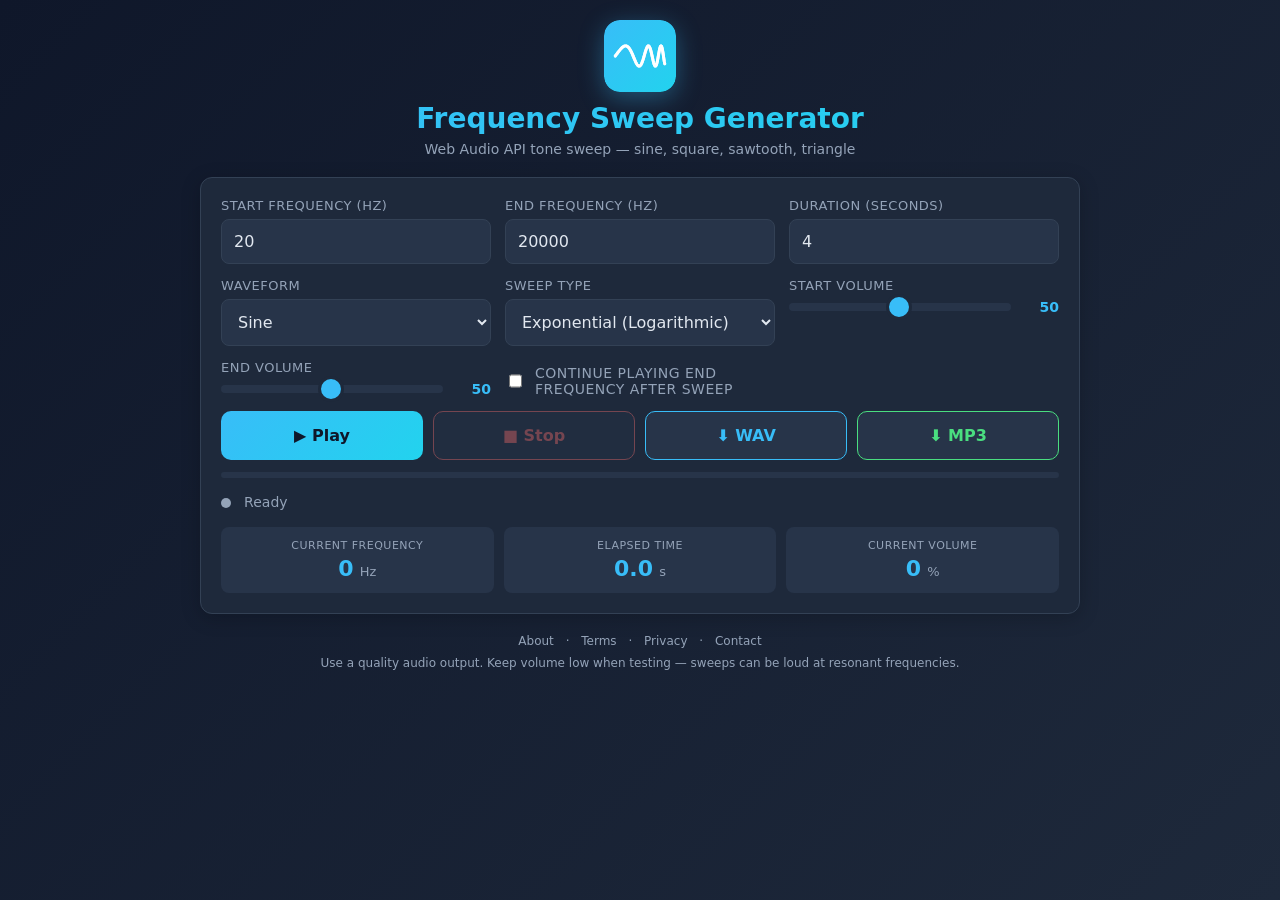
<file: index.html>
<!DOCTYPE html>
<html lang="en">
<head>
<meta charset="UTF-8" />
<meta name="viewport" content="width=device-width, initial-scale=1.0" />
<title>Frequency Sweep Generator</title>
<link rel="icon" type="image/svg+xml" href="logo.svg" />
<script src="lame.min.js"></script>
<style>
  :root {
    --bg: #0f172a;
    --panel: #1e293b;
    --panel-2: #273449;
    --text: #e2e8f0;
    --muted: #94a3b8;
    --accent: #38bdf8;
    --accent-2: #22d3ee;
    --danger: #f87171;
    --ok: #4ade80;
    --border: #334155;
  }
  * { box-sizing: border-box; }
  body {
    margin: 0;
    font-family: -apple-system, BlinkMacSystemFont, "Segoe UI", system-ui, sans-serif;
    background: linear-gradient(135deg, #0f172a 0%, #1e293b 100%);
    color: var(--text);
    min-height: 100vh;
    padding: 20px 14px;
    -webkit-tap-highlight-color: transparent;
  }
  .container {
    max-width: 880px;
    margin: 0 auto;
  }
  header {
    text-align: center;
    margin-bottom: 20px;
  }
  .logo {
    width: clamp(56px, 12vw, 72px);
    height: clamp(56px, 12vw, 72px);
    display: block;
    margin: 0 auto 10px;
    border-radius: 16px;
    box-shadow: 0 6px 24px rgba(56, 189, 248, 0.35);
  }
  h1 {
    margin: 0 0 6px;
    font-size: clamp(20px, 5vw, 28px);
    background: linear-gradient(90deg, var(--accent), var(--accent-2));
    -webkit-background-clip: text;
    background-clip: text;
    color: transparent;
  }
  header p {
    margin: 0;
    color: var(--muted);
    font-size: clamp(12px, 3vw, 14px);
  }
  .panel {
    background: var(--panel);
    border: 1px solid var(--border);
    border-radius: 12px;
    padding: clamp(14px, 3vw, 20px);
    margin-bottom: 16px;
    box-shadow: 0 4px 20px rgba(0,0,0,0.2);
  }
  .grid {
    display: grid;
    grid-template-columns: repeat(auto-fit, minmax(min(100%, 220px), 1fr));
    gap: 14px;
  }
  .field {
    display: flex;
    flex-direction: column;
    gap: 6px;
  }
  label {
    font-size: 13px;
    font-weight: 500;
    color: var(--muted);
    text-transform: uppercase;
    letter-spacing: 0.5px;
  }
  input[type="number"], select {
    background: var(--panel-2);
    border: 1px solid var(--border);
    border-radius: 8px;
    color: var(--text);
    padding: 12px 12px;
    font-size: 16px; /* 16px prevents iOS auto-zoom on focus */
    font-family: inherit;
    outline: none;
    transition: border-color 0.15s;
    width: 100%;
    min-height: 44px; /* iOS touch target */
  }
  input[type="number"]:focus, select:focus {
    border-color: var(--accent);
  }
  input[type="range"] {
    -webkit-appearance: none;
    appearance: none;
    width: 100%;
    height: 8px;
    background: var(--panel-2);
    border-radius: 4px;
    outline: none;
    padding: 0;
    margin: 0;
  }
  input[type="range"]::-webkit-slider-thumb {
    -webkit-appearance: none;
    appearance: none;
    width: 26px;
    height: 26px;
    border-radius: 50%;
    background: var(--accent);
    cursor: pointer;
    border: 3px solid var(--panel);
  }
  input[type="range"]::-moz-range-thumb {
    width: 26px;
    height: 26px;
    border-radius: 50%;
    background: var(--accent);
    cursor: pointer;
    border: 3px solid var(--panel);
  }
  .slider-row {
    display: flex;
    align-items: center;
    gap: 10px;
  }
  .slider-value {
    min-width: 38px;
    text-align: right;
    font-variant-numeric: tabular-nums;
    font-size: 14px;
    color: var(--accent);
    font-weight: 600;
  }
  .checkbox {
    display: flex;
    align-items: center;
    gap: 10px;
    cursor: pointer;
    user-select: none;
    font-size: 14px;
  }
  .checkbox input { width: 18px; height: 18px; accent-color: var(--accent); cursor: pointer; }
  .buttons {
    display: flex;
    flex-wrap: wrap;
    gap: 10px;
    margin-top: 14px;
  }
  button {
    flex: 1 1 140px;
    min-height: 48px;
    padding: 14px 18px;
    font-size: 16px;
    font-weight: 600;
    border: none;
    border-radius: 10px;
    cursor: pointer;
    transition: transform 0.05s, opacity 0.15s, background 0.15s;
    font-family: inherit;
    touch-action: manipulation;
  }
  button:active { transform: translateY(1px); }
  button:disabled { opacity: 0.4; cursor: not-allowed; }
  .btn-play {
    background: linear-gradient(135deg, var(--accent), var(--accent-2));
    color: #0f172a;
  }
  .btn-play:hover:not(:disabled) { filter: brightness(1.1); }
  .btn-stop {
    background: var(--panel-2);
    color: var(--danger);
    border: 1px solid var(--danger);
  }
  .btn-stop:hover:not(:disabled) { background: rgba(248, 113, 113, 0.1); }
  .btn-download {
    background: var(--panel-2);
    color: var(--accent);
    border: 1px solid var(--accent);
  }
  .btn-download:hover:not(:disabled) { background: rgba(56, 189, 248, 0.1); }
  .btn-mp3 {
    background: var(--panel-2);
    color: var(--ok);
    border: 1px solid var(--ok);
  }
  .btn-mp3:hover:not(:disabled) { background: rgba(74, 222, 128, 0.1); }
  .status {
    display: grid;
    grid-template-columns: repeat(auto-fit, minmax(120px, 1fr));
    gap: 10px;
    margin-top: 16px;
  }
  .stat {
    background: var(--panel-2);
    border-radius: 8px;
    padding: 12px 10px;
    text-align: center;
  }
  .stat-label {
    font-size: 11px;
    color: var(--muted);
    text-transform: uppercase;
    letter-spacing: 0.5px;
    margin-bottom: 4px;
  }
  .stat-value {
    font-size: clamp(18px, 4.5vw, 22px);
    font-weight: 700;
    font-variant-numeric: tabular-nums;
    color: var(--accent);
  }
  .stat-unit { font-size: 13px; color: var(--muted); font-weight: 400; margin-left: 2px; }
  .indicator {
    display: inline-block;
    width: 10px;
    height: 10px;
    border-radius: 50%;
    background: var(--muted);
    margin-right: 8px;
    vertical-align: middle;
  }
  .indicator.active { background: var(--ok); box-shadow: 0 0 8px var(--ok); animation: pulse 1.5s infinite; }
  @keyframes pulse {
    0%, 100% { opacity: 1; }
    50% { opacity: 0.4; }
  }
  .status-text { font-size: 14px; color: var(--muted); }
  .progress {
    width: 100%;
    height: 6px;
    background: var(--panel-2);
    border-radius: 3px;
    overflow: hidden;
    margin-top: 12px;
  }
  .progress-bar {
    height: 100%;
    background: linear-gradient(90deg, var(--accent), var(--accent-2));
    width: 0%;
    transition: width 0.1s linear;
  }
  footer {
    text-align: center;
    color: var(--muted);
    font-size: 12px;
    margin-top: 20px;
  }
  footer .links {
    margin-bottom: 8px;
  }
  footer .links a {
    color: var(--muted);
    text-decoration: none;
    margin: 0 8px;
  }
  footer .links a:hover { color: var(--accent); }
</style>
</head>
<body>
  <div class="container">
    <header>
      <img src="logo.svg" alt="" class="logo" />
      <h1>Frequency Sweep Generator</h1>
      <p>Web Audio API tone sweep — sine, square, sawtooth, triangle</p>
    </header>

    <div class="panel">
      <div class="grid">
        <div class="field">
          <label for="startFreq">Start Frequency (Hz)</label>
          <input type="number" id="startFreq" value="20" min="1" max="22000" step="1" />
        </div>
        <div class="field">
          <label for="endFreq">End Frequency (Hz)</label>
          <input type="number" id="endFreq" value="20000" min="1" max="22000" step="1" />
        </div>
        <div class="field">
          <label for="duration">Duration (seconds)</label>
          <input type="number" id="duration" value="4" min="0.1" max="600" step="0.1" />
        </div>
        <div class="field">
          <label for="waveform">Waveform</label>
          <select id="waveform">
            <option value="sine">Sine</option>
            <option value="square">Square</option>
            <option value="sawtooth">Sawtooth</option>
            <option value="triangle">Triangle</option>
          </select>
        </div>
        <div class="field">
          <label for="sweepType">Sweep Type</label>
          <select id="sweepType">
            <option value="linear">Linear</option>
            <option value="exponential" selected>Exponential (Logarithmic)</option>
          </select>
        </div>
        <div class="field">
          <label for="startVol">Start Volume</label>
          <div class="slider-row">
            <input type="range" id="startVol" value="50" min="1" max="100" step="1" />
            <span class="slider-value" id="startVolDisplay">50</span>
          </div>
        </div>
        <div class="field">
          <label for="endVol">End Volume</label>
          <div class="slider-row">
            <input type="range" id="endVol" value="50" min="1" max="100" step="1" />
            <span class="slider-value" id="endVolDisplay">50</span>
          </div>
        </div>
        <div class="field" style="justify-content: flex-end;">
          <label class="checkbox">
            <input type="checkbox" id="continueAfter" />
            <span>Continue playing end frequency after sweep</span>
          </label>
        </div>
      </div>

      <div class="buttons">
        <button class="btn-play" id="playBtn">▶ Play</button>
        <button class="btn-stop" id="stopBtn" disabled>■ Stop</button>
        <button class="btn-download" id="downloadBtn">⬇ WAV</button>
        <button class="btn-mp3" id="downloadMp3Btn">⬇ MP3</button>
      </div>

      <div class="progress"><div class="progress-bar" id="progressBar"></div></div>

      <div style="margin-top: 14px;">
        <span class="indicator" id="indicator"></span>
        <span class="status-text" id="statusText">Ready</span>
      </div>

      <div class="status">
        <div class="stat">
          <div class="stat-label">Current Frequency</div>
          <div class="stat-value"><span id="curFreq">0</span><span class="stat-unit"> Hz</span></div>
        </div>
        <div class="stat">
          <div class="stat-label">Elapsed Time</div>
          <div class="stat-value"><span id="curTime">0.0</span><span class="stat-unit"> s</span></div>
        </div>
        <div class="stat">
          <div class="stat-label">Current Volume</div>
          <div class="stat-value"><span id="curVol">0</span><span class="stat-unit"> %</span></div>
        </div>
      </div>
    </div>

    <footer>
      <div class="links">
        <a href="/about">About</a> ·
        <a href="/terms">Terms</a> ·
        <a href="/privacy">Privacy</a> ·
        <a href="/contact">Contact</a>
      </div>
      Use a quality audio output. Keep volume low when testing — sweeps can be loud at resonant frequencies.
    </footer>
  </div>

<script>
(() => {
  const $ = id => document.getElementById(id);

  const startFreqEl = $('startFreq');
  const endFreqEl = $('endFreq');
  const durationEl = $('duration');
  const waveformEl = $('waveform');
  const sweepTypeEl = $('sweepType');
  const startVolEl = $('startVol');
  const endVolEl = $('endVol');
  const startVolDisplay = $('startVolDisplay');
  const endVolDisplay = $('endVolDisplay');
  const continueAfterEl = $('continueAfter');
  const playBtn = $('playBtn');
  const stopBtn = $('stopBtn');
  const indicator = $('indicator');
  const statusText = $('statusText');
  const curFreqEl = $('curFreq');
  const curTimeEl = $('curTime');
  const curVolEl = $('curVol');
  const progressBar = $('progressBar');

  startVolEl.addEventListener('input', () => startVolDisplay.textContent = startVolEl.value);
  endVolEl.addEventListener('input', () => endVolDisplay.textContent = endVolEl.value);

  let audioCtx = null;
  let oscillator = null;
  let gainNode = null;
  let startTime = 0;
  let rafId = null;
  let sweepDuration = 0;
  let continueAfter = false;
  let params = null;

  function volToGain(v) {
    // Convert 1-100 scale to gain. Square law gives a more natural loudness curve.
    const n = Math.max(0, Math.min(100, v)) / 100;
    return n * n * 0.5; // cap at 0.5 to leave headroom
  }

  function currentSweepFrequency(t, p) {
    if (t <= 0) return p.startFreq;
    if (t >= p.duration) return p.endFreq;
    const ratio = t / p.duration;
    if (p.sweepType === 'exponential' && p.startFreq > 0 && p.endFreq > 0) {
      return p.startFreq * Math.pow(p.endFreq / p.startFreq, ratio);
    }
    return p.startFreq + (p.endFreq - p.startFreq) * ratio;
  }

  function currentVolume(t, p) {
    if (t <= 0) return p.startVol;
    if (t >= p.duration) return p.endVol;
    const ratio = t / p.duration;
    return p.startVol + (p.endVol - p.startVol) * ratio;
  }

  function tick() {
    if (!audioCtx || !params) return;
    const elapsed = audioCtx.currentTime - startTime;
    const inSweep = elapsed < sweepDuration;
    const t = Math.min(elapsed, sweepDuration);

    const freq = currentSweepFrequency(t, params);
    const vol = inSweep ? currentVolume(t, params) : params.endVol;
    const progress = Math.min(100, (elapsed / sweepDuration) * 100);

    curFreqEl.textContent = freq < 100 ? freq.toFixed(2) : freq.toFixed(0);
    curTimeEl.textContent = elapsed.toFixed(1);
    curVolEl.textContent = Math.round(vol);
    progressBar.style.width = progress + '%';

    if (!inSweep && !continueAfter) {
      stop();
      return;
    }
    if (!inSweep && continueAfter) {
      statusText.textContent = `Holding at ${params.endFreq.toFixed(0)} Hz`;
      progressBar.style.width = '100%';
    }
    rafId = requestAnimationFrame(tick);
  }

  function validateInputs() {
    const startFreq = parseFloat(startFreqEl.value);
    const endFreq = parseFloat(endFreqEl.value);
    const duration = parseFloat(durationEl.value);

    if (!isFinite(startFreq) || startFreq <= 0) { alert('Start frequency must be > 0'); return null; }
    if (!isFinite(endFreq) || endFreq <= 0) { alert('End frequency must be > 0'); return null; }
    if (!isFinite(duration) || duration <= 0) { alert('Duration must be > 0'); return null; }

    return {
      startFreq,
      endFreq,
      duration,
      waveform: waveformEl.value,
      sweepType: sweepTypeEl.value,
      startVol: parseFloat(startVolEl.value),
      endVol: parseFloat(endVolEl.value),
    };
  }

  function play() {
    stop(); // clean any prior run

    const p = validateInputs();
    if (!p) return;

    params = p;
    sweepDuration = p.duration;
    continueAfter = continueAfterEl.checked;

    audioCtx = new (window.AudioContext || window.webkitAudioContext)();

    oscillator = audioCtx.createOscillator();
    oscillator.type = p.waveform;

    gainNode = audioCtx.createGain();

    const now = audioCtx.currentTime;
    startTime = now;

    // Frequency automation
    oscillator.frequency.setValueAtTime(p.startFreq, now);
    if (p.sweepType === 'exponential') {
      // exponentialRampToValueAtTime requires positive values
      oscillator.frequency.exponentialRampToValueAtTime(
        Math.max(0.0001, p.endFreq),
        now + p.duration
      );
    } else {
      oscillator.frequency.linearRampToValueAtTime(p.endFreq, now + p.duration);
    }

    // Volume automation (linear ramp on gain — matches the linear 1-100 volume scale)
    const startG = volToGain(p.startVol);
    const endG = volToGain(p.endVol);
    gainNode.gain.setValueAtTime(startG, now);
    gainNode.gain.linearRampToValueAtTime(endG, now + p.duration);

    oscillator.connect(gainNode).connect(audioCtx.destination);
    oscillator.start(now);

    if (!continueAfter) {
      oscillator.stop(now + p.duration + 0.05);
    }

    playBtn.disabled = true;
    stopBtn.disabled = false;
    indicator.classList.add('active');
    statusText.textContent = `Sweeping ${p.startFreq} Hz → ${p.endFreq} Hz (${p.sweepType}, ${p.waveform})`;

    tick();
  }

  function stop() {
    if (rafId) { cancelAnimationFrame(rafId); rafId = null; }
    if (oscillator) {
      try { oscillator.stop(); } catch (e) { /* already stopped */ }
      try { oscillator.disconnect(); } catch (e) {}
      oscillator = null;
    }
    if (gainNode) {
      try { gainNode.disconnect(); } catch (e) {}
      gainNode = null;
    }
    if (audioCtx) {
      audioCtx.close().catch(() => {});
      audioCtx = null;
    }
    playBtn.disabled = false;
    stopBtn.disabled = true;
    indicator.classList.remove('active');
    statusText.textContent = 'Ready';
    progressBar.style.width = '0%';
    curFreqEl.textContent = '0';
    curTimeEl.textContent = '0.0';
    curVolEl.textContent = '0';
  }

  async function renderOffline(p) {
    const sampleRate = 44100;
    const length = Math.ceil(sampleRate * p.duration);
    const ctx = new (window.OfflineAudioContext || window.webkitOfflineAudioContext)(1, length, sampleRate);

    const osc = ctx.createOscillator();
    osc.type = p.waveform;
    const gain = ctx.createGain();

    osc.frequency.setValueAtTime(p.startFreq, 0);
    if (p.sweepType === 'exponential') {
      osc.frequency.exponentialRampToValueAtTime(Math.max(0.0001, p.endFreq), p.duration);
    } else {
      osc.frequency.linearRampToValueAtTime(p.endFreq, p.duration);
    }

    gain.gain.setValueAtTime(volToGain(p.startVol), 0);
    gain.gain.linearRampToValueAtTime(volToGain(p.endVol), p.duration);

    osc.connect(gain).connect(ctx.destination);
    osc.start(0);
    osc.stop(p.duration);

    return await ctx.startRendering();
  }

  function audioBufferToWav(buffer) {
    const numChannels = buffer.numberOfChannels;
    const sampleRate = buffer.sampleRate;
    const numSamples = buffer.length;
    const bytesPerSample = 2; // 16-bit PCM
    const dataSize = numSamples * numChannels * bytesPerSample;
    const bufferSize = 44 + dataSize;

    const ab = new ArrayBuffer(bufferSize);
    const view = new DataView(ab);

    const writeStr = (offset, s) => { for (let i = 0; i < s.length; i++) view.setUint8(offset + i, s.charCodeAt(i)); };

    writeStr(0, 'RIFF');
    view.setUint32(4, 36 + dataSize, true);
    writeStr(8, 'WAVE');
    writeStr(12, 'fmt ');
    view.setUint32(16, 16, true);          // fmt chunk size
    view.setUint16(20, 1, true);           // PCM format
    view.setUint16(22, numChannels, true);
    view.setUint32(24, sampleRate, true);
    view.setUint32(28, sampleRate * numChannels * bytesPerSample, true); // byte rate
    view.setUint16(32, numChannels * bytesPerSample, true);              // block align
    view.setUint16(34, 16, true);          // bits per sample
    writeStr(36, 'data');
    view.setUint32(40, dataSize, true);

    const channels = [];
    for (let c = 0; c < numChannels; c++) channels.push(buffer.getChannelData(c));

    let offset = 44;
    for (let i = 0; i < numSamples; i++) {
      for (let c = 0; c < numChannels; c++) {
        let sample = Math.max(-1, Math.min(1, channels[c][i]));
        view.setInt16(offset, sample < 0 ? sample * 0x8000 : sample * 0x7FFF, true);
        offset += 2;
      }
    }
    return new Blob([ab], { type: 'audio/wav' });
  }

  function floatToInt16(float32) {
    const out = new Int16Array(float32.length);
    for (let i = 0; i < float32.length; i++) {
      const s = Math.max(-1, Math.min(1, float32[i]));
      out[i] = s < 0 ? s * 0x8000 : s * 0x7FFF;
    }
    return out;
  }

  function audioBufferToMp3(buffer, kbps = 128) {
    if (typeof lamejs === 'undefined') {
      throw new Error('MP3 encoder (lamejs) failed to load. Check your internet connection on first use.');
    }
    const sampleRate = buffer.sampleRate;
    const samples = floatToInt16(buffer.getChannelData(0));
    const encoder = new lamejs.Mp3Encoder(1, sampleRate, kbps);

    const blockSize = 1152;
    const mp3Data = [];
    for (let i = 0; i < samples.length; i += blockSize) {
      const chunk = samples.subarray(i, i + blockSize);
      const buf = encoder.encodeBuffer(chunk);
      if (buf.length > 0) mp3Data.push(buf);
    }
    const end = encoder.flush();
    if (end.length > 0) mp3Data.push(end);

    return new Blob(mp3Data, { type: 'audio/mpeg' });
  }

  function triggerDownload(blob, filename) {
    const url = URL.createObjectURL(blob);
    const a = document.createElement('a');
    a.href = url;
    a.download = filename;
    document.body.appendChild(a);
    a.click();
    document.body.removeChild(a);
    setTimeout(() => URL.revokeObjectURL(url), 1000);
  }

  async function downloadAs(format) {
    const p = validateInputs();
    if (!p) return;

    const btn = format === 'mp3' ? downloadMp3Btn : downloadBtn;
    const originalText = btn.textContent;
    [downloadBtn, downloadMp3Btn].forEach(b => b.disabled = true);
    btn.textContent = '⏳ Rendering…';
    try {
      const rendered = await renderOffline(p);
      const base = `sweep_${p.startFreq}-${p.endFreq}Hz_${p.duration}s_${p.waveform}_${p.sweepType}`;
      let blob, fname;
      if (format === 'mp3') {
        blob = audioBufferToMp3(rendered, 128);
        fname = `${base}.mp3`;
      } else {
        blob = audioBufferToWav(rendered);
        fname = `${base}.wav`;
      }
      triggerDownload(blob, fname);
      statusText.textContent = `Saved ${fname}`;
    } catch (e) {
      console.error(e);
      alert('Render failed: ' + e.message);
    } finally {
      [downloadBtn, downloadMp3Btn].forEach(b => b.disabled = false);
      btn.textContent = originalText;
    }
  }

  const downloadBtn = $('downloadBtn');
  const downloadMp3Btn = $('downloadMp3Btn');

  playBtn.addEventListener('click', play);
  stopBtn.addEventListener('click', stop);
  downloadBtn.addEventListener('click', () => downloadAs('wav'));
  downloadMp3Btn.addEventListener('click', () => downloadAs('mp3'));

  // Spacebar toggle
  document.addEventListener('keydown', e => {
    if (e.code === 'Space' && e.target.tagName !== 'INPUT' && e.target.tagName !== 'SELECT') {
      e.preventDefault();
      if (playBtn.disabled) stop(); else play();
    }
  });
})();
</script>
</body>
</html>
</file>
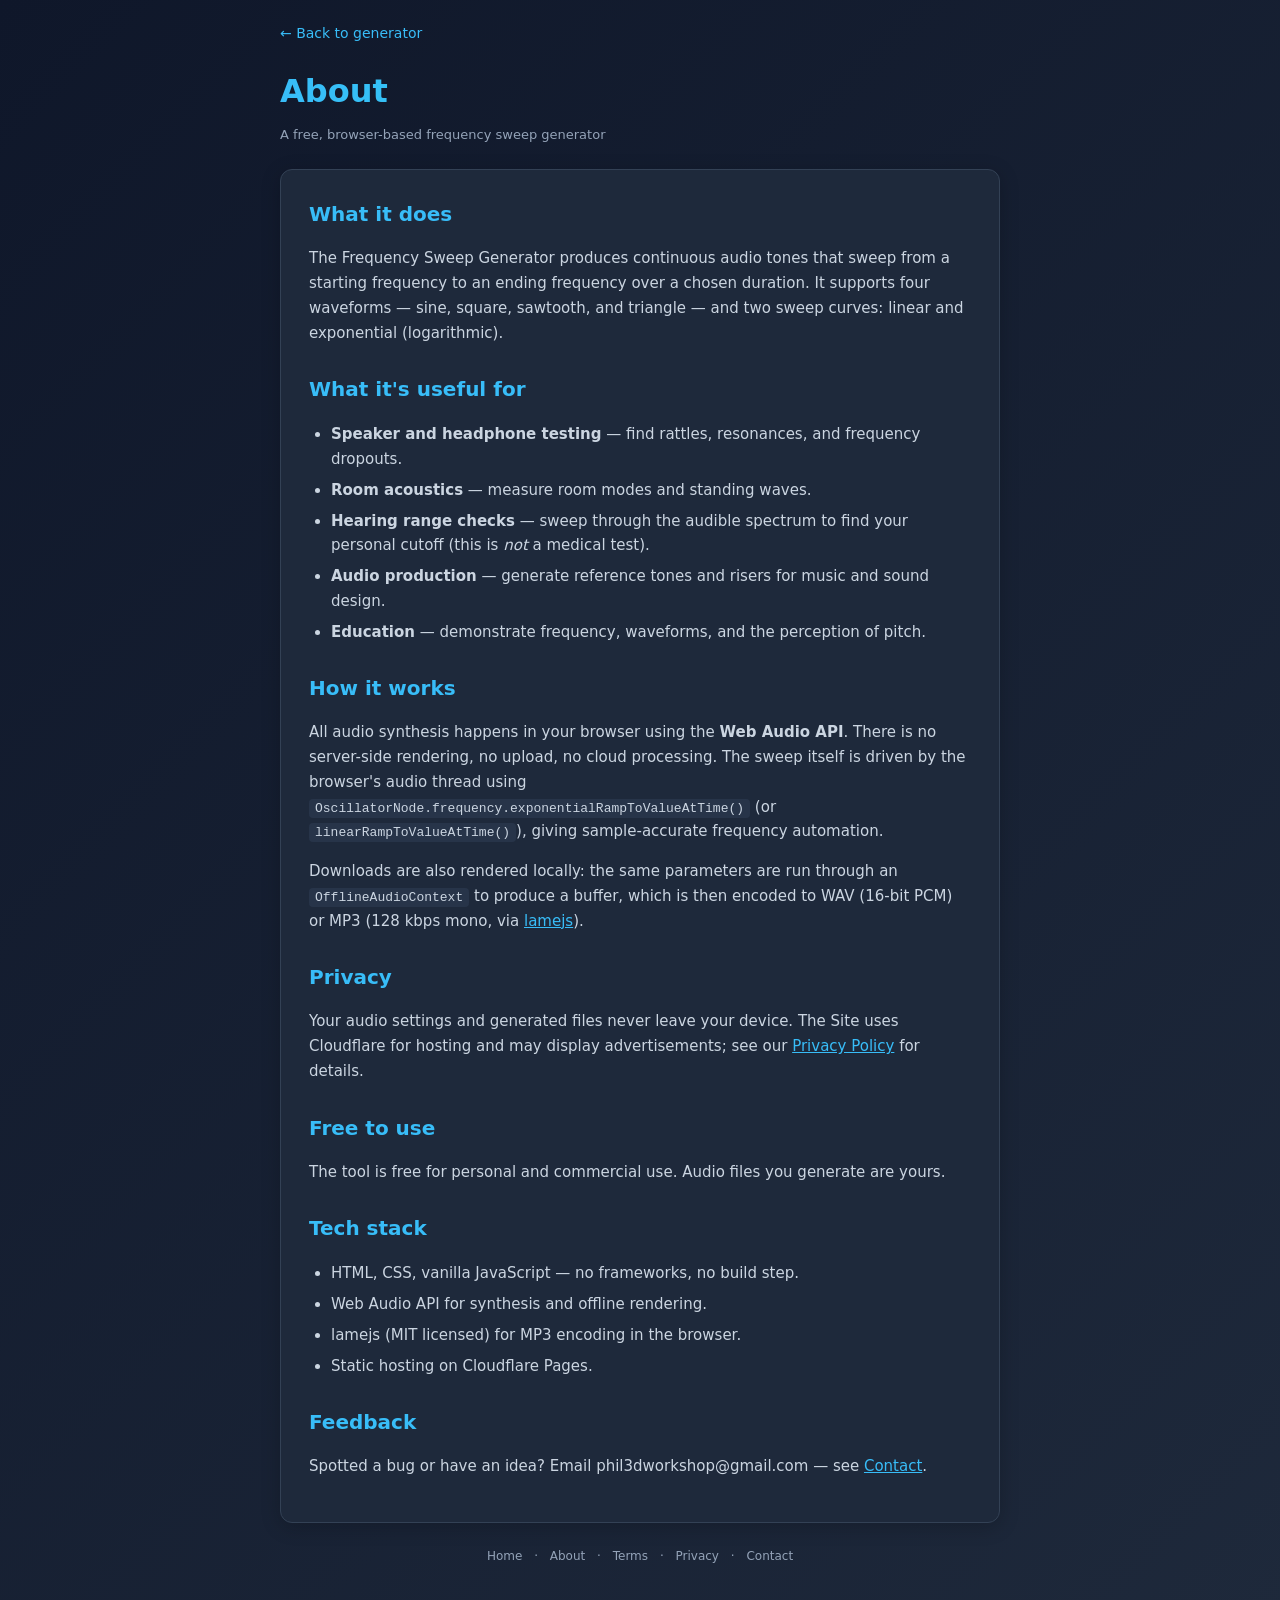
<file: about.html>
<!DOCTYPE html>
<html lang="en">
<head>
<meta charset="UTF-8" />
<meta name="viewport" content="width=device-width, initial-scale=1.0" />
<title>About — Frequency Sweep Generator</title>
<link rel="icon" type="image/svg+xml" href="logo.svg" />
<link rel="stylesheet" href="legal.css" />
</head>
<body>
  <div class="container">
    <a class="back" href="/">← Back to generator</a>

    <header class="page-head">
      <h1>About</h1>
      <p class="updated">A free, browser-based frequency sweep generator</p>
    </header>

    <main>
      <h2>What it does</h2>
      <p>The Frequency Sweep Generator produces continuous audio tones that sweep from a starting frequency to an ending frequency over a chosen duration. It supports four waveforms — sine, square, sawtooth, and triangle — and two sweep curves: linear and exponential (logarithmic).</p>

      <h2>What it's useful for</h2>
      <ul>
        <li><strong>Speaker and headphone testing</strong> — find rattles, resonances, and frequency dropouts.</li>
        <li><strong>Room acoustics</strong> — measure room modes and standing waves.</li>
        <li><strong>Hearing range checks</strong> — sweep through the audible spectrum to find your personal cutoff (this is <em>not</em> a medical test).</li>
        <li><strong>Audio production</strong> — generate reference tones and risers for music and sound design.</li>
        <li><strong>Education</strong> — demonstrate frequency, waveforms, and the perception of pitch.</li>
      </ul>

      <h2>How it works</h2>
      <p>All audio synthesis happens in your browser using the <strong>Web Audio API</strong>. There is no server-side rendering, no upload, no cloud processing. The sweep itself is driven by the browser's audio thread using <code>OscillatorNode.frequency.exponentialRampToValueAtTime()</code> (or <code>linearRampToValueAtTime()</code>), giving sample-accurate frequency automation.</p>
      <p>Downloads are also rendered locally: the same parameters are run through an <code>OfflineAudioContext</code> to produce a buffer, which is then encoded to WAV (16-bit PCM) or MP3 (128 kbps mono, via <a href="https://github.com/zhuker/lamejs" target="_blank" rel="noopener">lamejs</a>).</p>

      <h2>Privacy</h2>
      <p>Your audio settings and generated files never leave your device. The Site uses Cloudflare for hosting and may display advertisements; see our <a href="/privacy">Privacy Policy</a> for details.</p>

      <h2>Free to use</h2>
      <p>The tool is free for personal and commercial use. Audio files you generate are yours.</p>

      <h2>Tech stack</h2>
      <ul>
        <li>HTML, CSS, vanilla JavaScript — no frameworks, no build step.</li>
        <li>Web Audio API for synthesis and offline rendering.</li>
        <li>lamejs (MIT licensed) for MP3 encoding in the browser.</li>
        <li>Static hosting on Cloudflare Pages.</li>
      </ul>

      <h2>Feedback</h2>
      <p>Spotted a bug or have an idea? Email phil3dworkshop@gmail.com — see <a href="/contact">Contact</a>.</p>
    </main>

    <footer class="page-foot">
      <a href="/">Home</a> ·
      <a href="/about">About</a> ·
      <a href="/terms">Terms</a> ·
      <a href="/privacy">Privacy</a> ·
      <a href="/contact">Contact</a>
    </footer>
  </div>
</body>
</html>
</file>
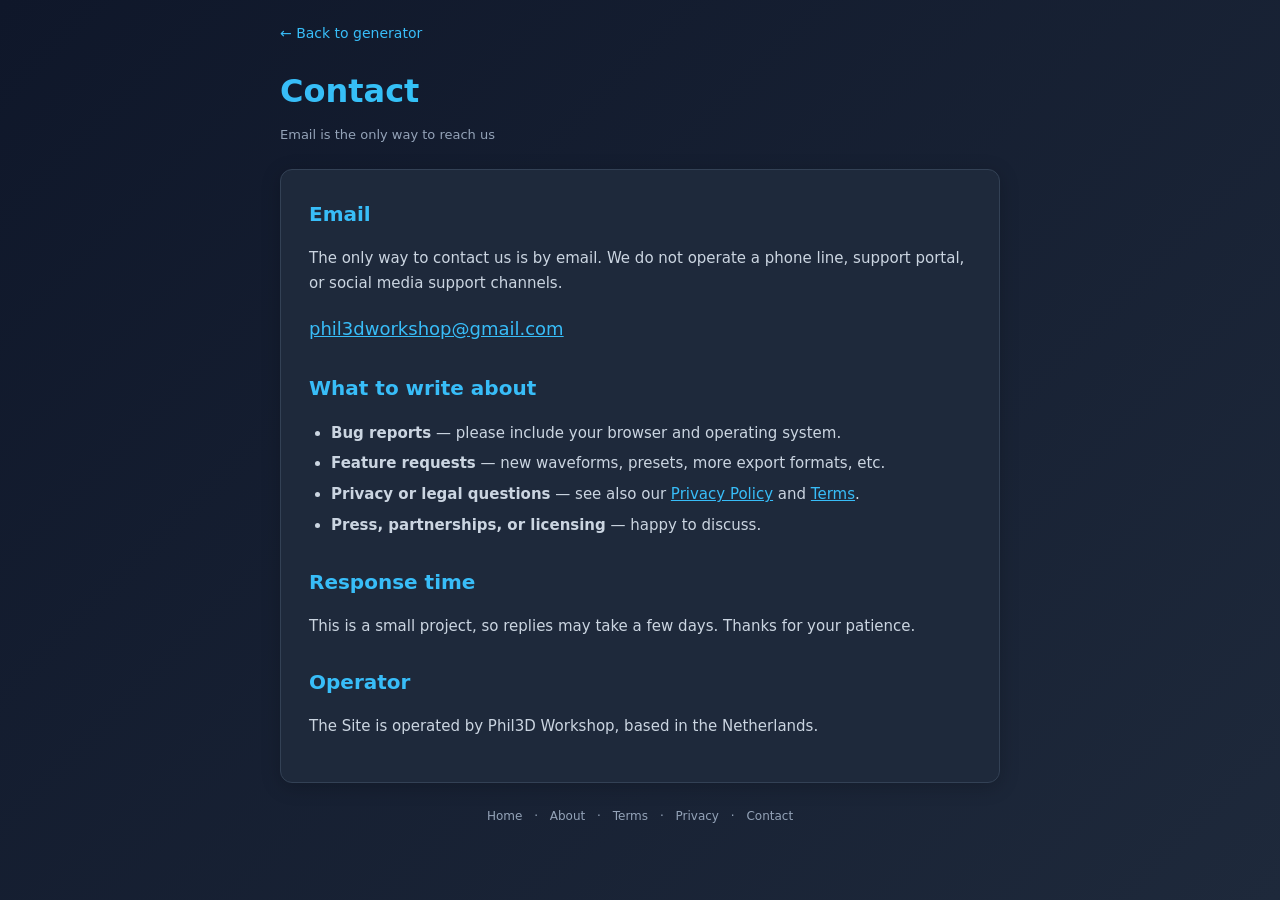
<file: contact.html>
<!DOCTYPE html>
<html lang="en">
<head>
<meta charset="UTF-8" />
<meta name="viewport" content="width=device-width, initial-scale=1.0" />
<title>Contact — Frequency Sweep Generator</title>
<link rel="icon" type="image/svg+xml" href="logo.svg" />
<link rel="stylesheet" href="legal.css" />
</head>
<body>
  <div class="container">
    <a class="back" href="/">← Back to generator</a>

    <header class="page-head">
      <h1>Contact</h1>
      <p class="updated">Email is the only way to reach us</p>
    </header>

    <main>
      <h2>Email</h2>
      <p>The only way to contact us is by email. We do not operate a phone line, support portal, or social media support channels.</p>
      <p style="font-size: 18px;"><a href="mailto:phil3dworkshop@gmail.com">phil3dworkshop@gmail.com</a></p>

      <h2>What to write about</h2>
      <ul>
        <li><strong>Bug reports</strong> — please include your browser and operating system.</li>
        <li><strong>Feature requests</strong> — new waveforms, presets, more export formats, etc.</li>
        <li><strong>Privacy or legal questions</strong> — see also our <a href="/privacy">Privacy Policy</a> and <a href="/terms">Terms</a>.</li>
        <li><strong>Press, partnerships, or licensing</strong> — happy to discuss.</li>
      </ul>

      <h2>Response time</h2>
      <p>This is a small project, so replies may take a few days. Thanks for your patience.</p>

      <h2>Operator</h2>
      <p>The Site is operated by Phil3D Workshop, based in the Netherlands.</p>
    </main>

    <footer class="page-foot">
      <a href="/">Home</a> ·
      <a href="/about">About</a> ·
      <a href="/terms">Terms</a> ·
      <a href="/privacy">Privacy</a> ·
      <a href="/contact">Contact</a>
    </footer>
  </div>
</body>
</html>
</file>
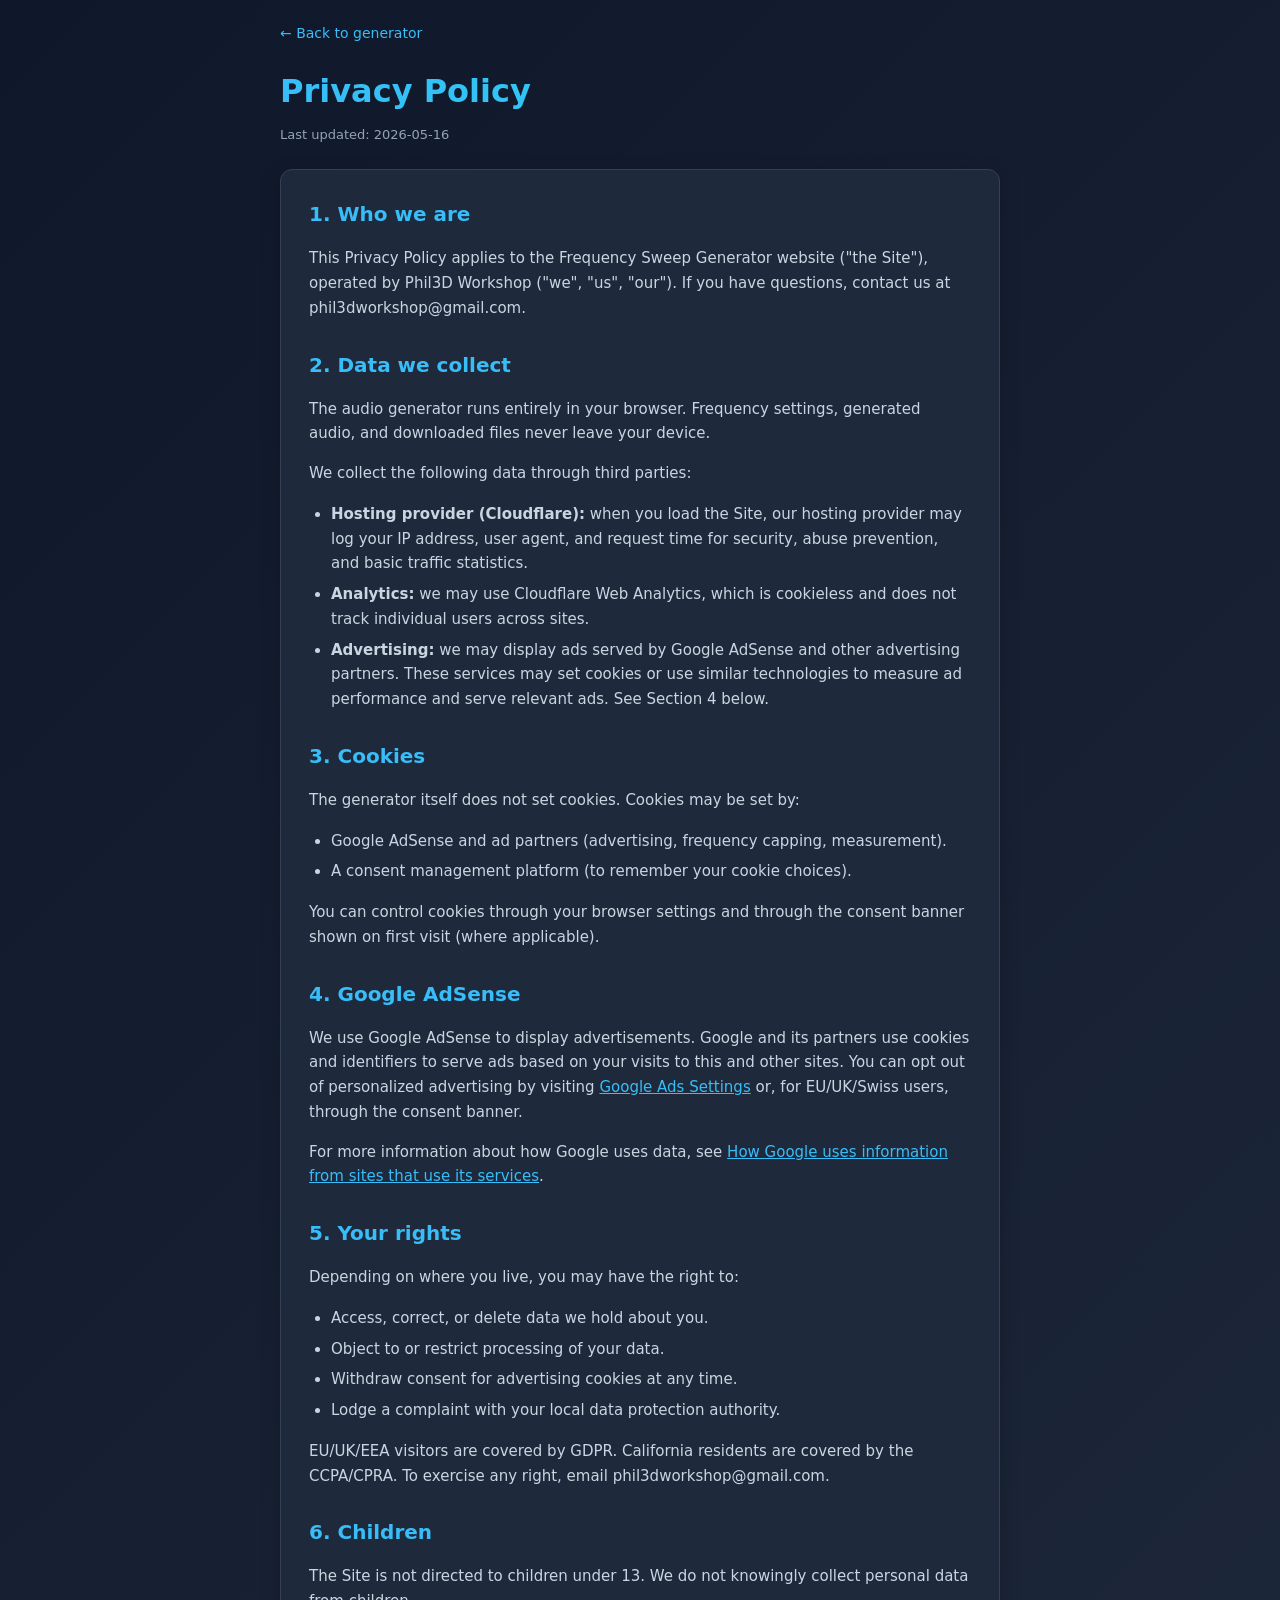
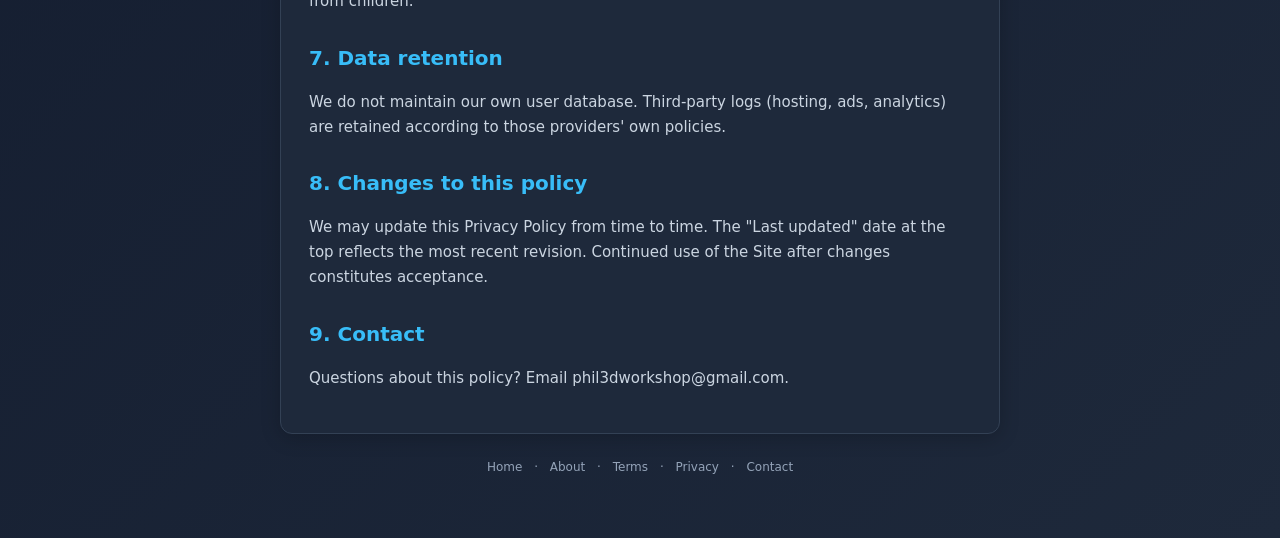
<file: privacy.html>
<!DOCTYPE html>
<html lang="en">
<head>
<meta charset="UTF-8" />
<meta name="viewport" content="width=device-width, initial-scale=1.0" />
<title>Privacy Policy — Frequency Sweep Generator</title>
<link rel="icon" type="image/svg+xml" href="logo.svg" />
<link rel="stylesheet" href="legal.css" />
</head>
<body>
  <div class="container">
    <a class="back" href="/">← Back to generator</a>

    <header class="page-head">
      <h1>Privacy Policy</h1>
      <p class="updated">Last updated: 2026-05-16</p>
    </header>

    <main>
      <h2>1. Who we are</h2>
      <p>This Privacy Policy applies to the Frequency Sweep Generator website ("the Site"), operated by Phil3D Workshop ("we", "us", "our"). If you have questions, contact us at phil3dworkshop@gmail.com.</p>

      <h2>2. Data we collect</h2>
      <p>The audio generator runs entirely in your browser. Frequency settings, generated audio, and downloaded files never leave your device.</p>
      <p>We collect the following data through third parties:</p>
      <ul>
        <li><strong>Hosting provider (Cloudflare):</strong> when you load the Site, our hosting provider may log your IP address, user agent, and request time for security, abuse prevention, and basic traffic statistics.</li>
        <li><strong>Analytics:</strong> we may use Cloudflare Web Analytics, which is cookieless and does not track individual users across sites.</li>
        <li><strong>Advertising:</strong> we may display ads served by Google AdSense and other advertising partners. These services may set cookies or use similar technologies to measure ad performance and serve relevant ads. See Section 4 below.</li>
      </ul>

      <h2>3. Cookies</h2>
      <p>The generator itself does not set cookies. Cookies may be set by:</p>
      <ul>
        <li>Google AdSense and ad partners (advertising, frequency capping, measurement).</li>
        <li>A consent management platform (to remember your cookie choices).</li>
      </ul>
      <p>You can control cookies through your browser settings and through the consent banner shown on first visit (where applicable).</p>

      <h2>4. Google AdSense</h2>
      <p>We use Google AdSense to display advertisements. Google and its partners use cookies and identifiers to serve ads based on your visits to this and other sites. You can opt out of personalized advertising by visiting <a href="https://www.google.com/settings/ads" target="_blank" rel="noopener">Google Ads Settings</a> or, for EU/UK/Swiss users, through the consent banner.</p>
      <p>For more information about how Google uses data, see <a href="https://policies.google.com/technologies/partner-sites" target="_blank" rel="noopener">How Google uses information from sites that use its services</a>.</p>

      <h2>5. Your rights</h2>
      <p>Depending on where you live, you may have the right to:</p>
      <ul>
        <li>Access, correct, or delete data we hold about you.</li>
        <li>Object to or restrict processing of your data.</li>
        <li>Withdraw consent for advertising cookies at any time.</li>
        <li>Lodge a complaint with your local data protection authority.</li>
      </ul>
      <p>EU/UK/EEA visitors are covered by GDPR. California residents are covered by the CCPA/CPRA. To exercise any right, email phil3dworkshop@gmail.com.</p>

      <h2>6. Children</h2>
      <p>The Site is not directed to children under 13. We do not knowingly collect personal data from children.</p>

      <h2>7. Data retention</h2>
      <p>We do not maintain our own user database. Third-party logs (hosting, ads, analytics) are retained according to those providers' own policies.</p>

      <h2>8. Changes to this policy</h2>
      <p>We may update this Privacy Policy from time to time. The "Last updated" date at the top reflects the most recent revision. Continued use of the Site after changes constitutes acceptance.</p>

      <h2>9. Contact</h2>
      <p>Questions about this policy? Email phil3dworkshop@gmail.com.</p>
    </main>

    <footer class="page-foot">
      <a href="/">Home</a> ·
      <a href="/about">About</a> ·
      <a href="/terms">Terms</a> ·
      <a href="/privacy">Privacy</a> ·
      <a href="/contact">Contact</a>
    </footer>
  </div>
</body>
</html>
</file>
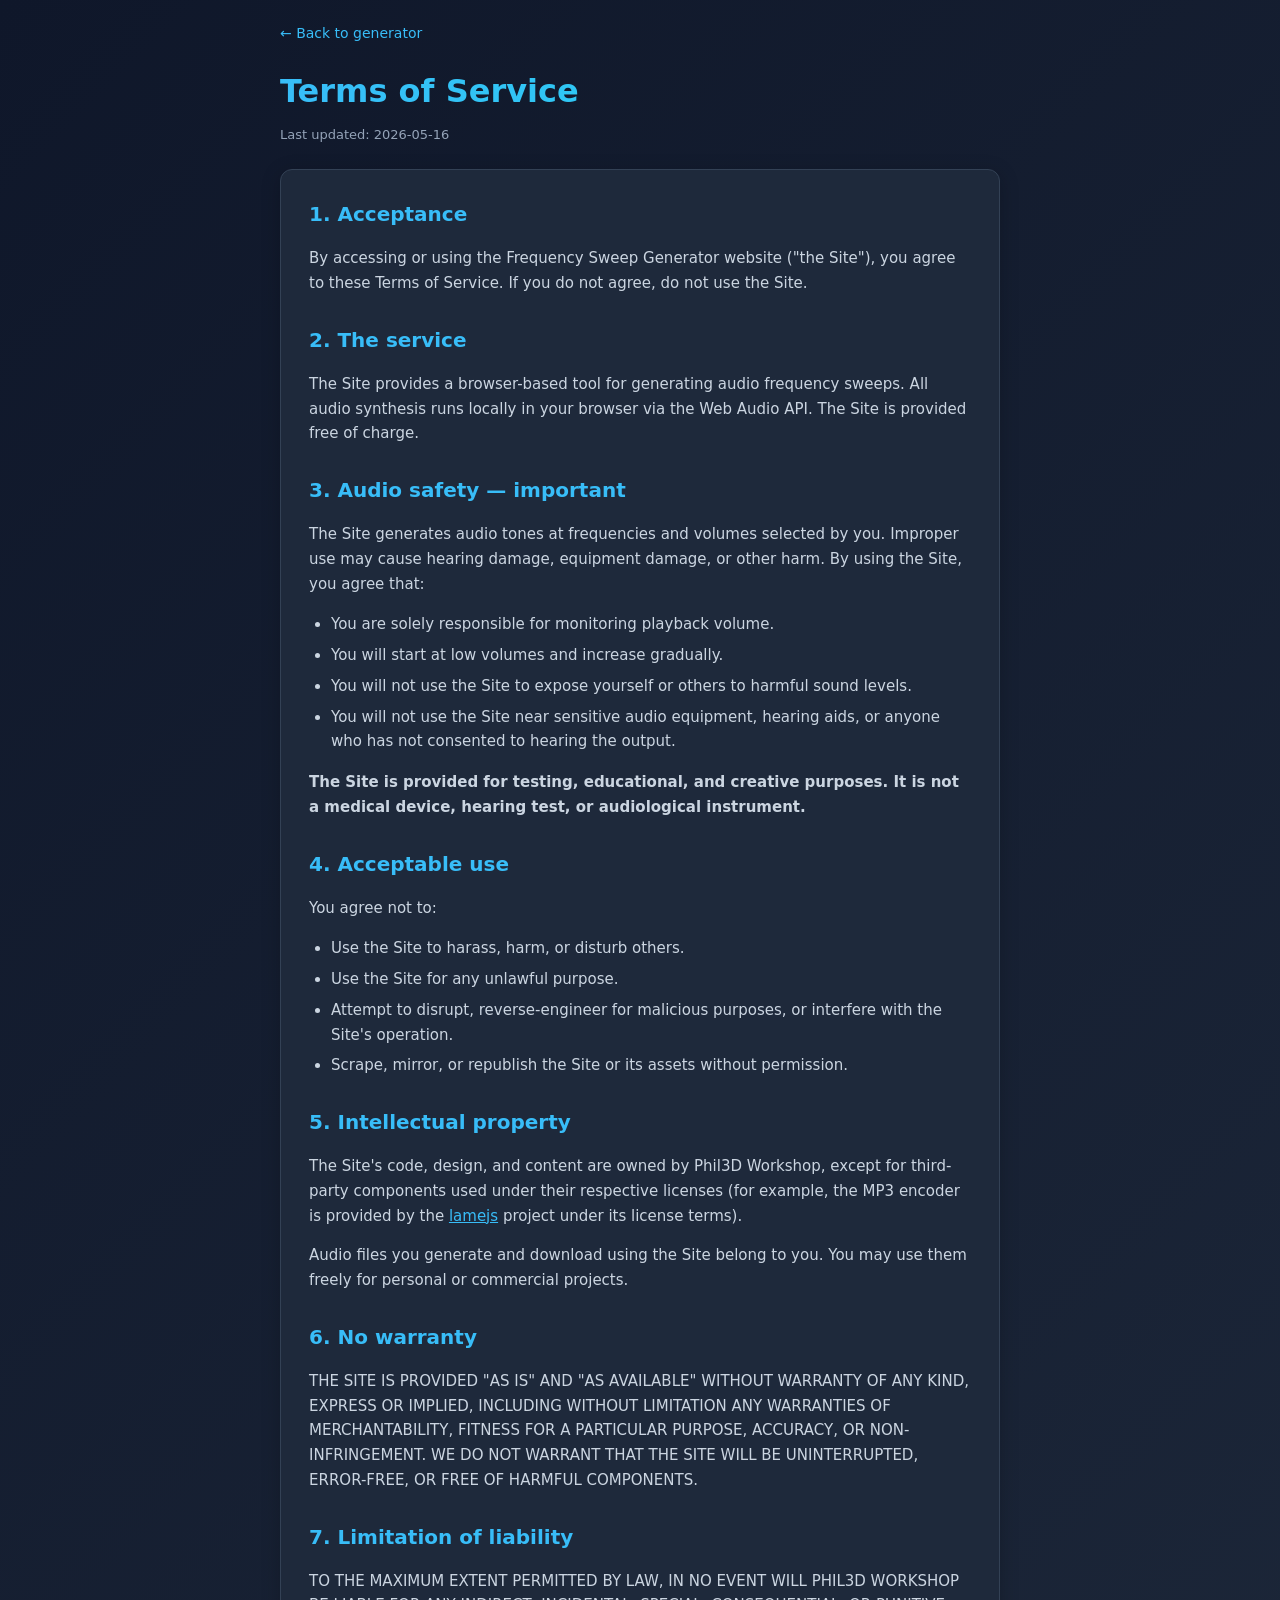
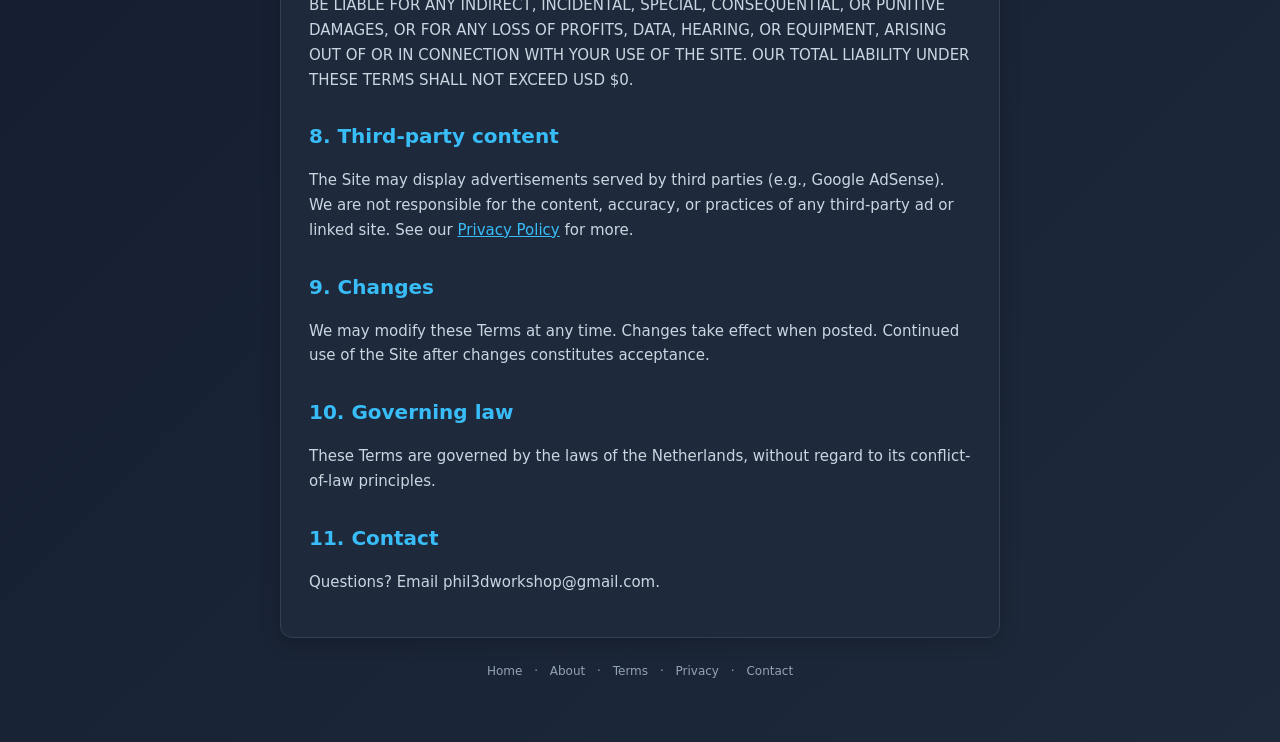
<file: terms.html>
<!DOCTYPE html>
<html lang="en">
<head>
<meta charset="UTF-8" />
<meta name="viewport" content="width=device-width, initial-scale=1.0" />
<title>Terms of Service — Frequency Sweep Generator</title>
<link rel="icon" type="image/svg+xml" href="logo.svg" />
<link rel="stylesheet" href="legal.css" />
</head>
<body>
  <div class="container">
    <a class="back" href="/">← Back to generator</a>

    <header class="page-head">
      <h1>Terms of Service</h1>
      <p class="updated">Last updated: 2026-05-16</p>
    </header>

    <main>
      <h2>1. Acceptance</h2>
      <p>By accessing or using the Frequency Sweep Generator website ("the Site"), you agree to these Terms of Service. If you do not agree, do not use the Site.</p>

      <h2>2. The service</h2>
      <p>The Site provides a browser-based tool for generating audio frequency sweeps. All audio synthesis runs locally in your browser via the Web Audio API. The Site is provided free of charge.</p>

      <h2>3. Audio safety — important</h2>
      <p>The Site generates audio tones at frequencies and volumes selected by you. Improper use may cause hearing damage, equipment damage, or other harm. By using the Site, you agree that:</p>
      <ul>
        <li>You are solely responsible for monitoring playback volume.</li>
        <li>You will start at low volumes and increase gradually.</li>
        <li>You will not use the Site to expose yourself or others to harmful sound levels.</li>
        <li>You will not use the Site near sensitive audio equipment, hearing aids, or anyone who has not consented to hearing the output.</li>
      </ul>
      <p><strong>The Site is provided for testing, educational, and creative purposes. It is not a medical device, hearing test, or audiological instrument.</strong></p>

      <h2>4. Acceptable use</h2>
      <p>You agree not to:</p>
      <ul>
        <li>Use the Site to harass, harm, or disturb others.</li>
        <li>Use the Site for any unlawful purpose.</li>
        <li>Attempt to disrupt, reverse-engineer for malicious purposes, or interfere with the Site's operation.</li>
        <li>Scrape, mirror, or republish the Site or its assets without permission.</li>
      </ul>

      <h2>5. Intellectual property</h2>
      <p>The Site's code, design, and content are owned by Phil3D Workshop, except for third-party components used under their respective licenses (for example, the MP3 encoder is provided by the <a href="https://github.com/zhuker/lamejs" target="_blank" rel="noopener">lamejs</a> project under its license terms).</p>
      <p>Audio files you generate and download using the Site belong to you. You may use them freely for personal or commercial projects.</p>

      <h2>6. No warranty</h2>
      <p>THE SITE IS PROVIDED "AS IS" AND "AS AVAILABLE" WITHOUT WARRANTY OF ANY KIND, EXPRESS OR IMPLIED, INCLUDING WITHOUT LIMITATION ANY WARRANTIES OF MERCHANTABILITY, FITNESS FOR A PARTICULAR PURPOSE, ACCURACY, OR NON-INFRINGEMENT. WE DO NOT WARRANT THAT THE SITE WILL BE UNINTERRUPTED, ERROR-FREE, OR FREE OF HARMFUL COMPONENTS.</p>

      <h2>7. Limitation of liability</h2>
      <p>TO THE MAXIMUM EXTENT PERMITTED BY LAW, IN NO EVENT WILL PHIL3D WORKSHOP BE LIABLE FOR ANY INDIRECT, INCIDENTAL, SPECIAL, CONSEQUENTIAL, OR PUNITIVE DAMAGES, OR FOR ANY LOSS OF PROFITS, DATA, HEARING, OR EQUIPMENT, ARISING OUT OF OR IN CONNECTION WITH YOUR USE OF THE SITE. OUR TOTAL LIABILITY UNDER THESE TERMS SHALL NOT EXCEED USD $0.</p>

      <h2>8. Third-party content</h2>
      <p>The Site may display advertisements served by third parties (e.g., Google AdSense). We are not responsible for the content, accuracy, or practices of any third-party ad or linked site. See our <a href="/privacy">Privacy Policy</a> for more.</p>

      <h2>9. Changes</h2>
      <p>We may modify these Terms at any time. Changes take effect when posted. Continued use of the Site after changes constitutes acceptance.</p>

      <h2>10. Governing law</h2>
      <p>These Terms are governed by the laws of the Netherlands, without regard to its conflict-of-law principles.</p>

      <h2>11. Contact</h2>
      <p>Questions? Email phil3dworkshop@gmail.com.</p>
    </main>

    <footer class="page-foot">
      <a href="/">Home</a> ·
      <a href="/about">About</a> ·
      <a href="/terms">Terms</a> ·
      <a href="/privacy">Privacy</a> ·
      <a href="/contact">Contact</a>
    </footer>
  </div>
</body>
</html>
</file>
<file: legal.css>
:root {
  --bg: #0f172a;
  --panel: #1e293b;
  --panel-2: #273449;
  --text: #e2e8f0;
  --muted: #94a3b8;
  --accent: #38bdf8;
  --accent-2: #22d3ee;
  --border: #334155;
}
* { box-sizing: border-box; }
body {
  margin: 0;
  font-family: -apple-system, BlinkMacSystemFont, "Segoe UI", system-ui, sans-serif;
  background: linear-gradient(135deg, #0f172a 0%, #1e293b 100%);
  color: var(--text);
  min-height: 100vh;
  padding: 20px 14px 60px;
  line-height: 1.65;
  -webkit-tap-highlight-color: transparent;
}
.container {
  max-width: 720px;
  margin: 0 auto;
}
.back {
  display: inline-flex;
  align-items: center;
  gap: 6px;
  color: var(--accent);
  text-decoration: none;
  font-size: 14px;
  margin-bottom: 20px;
}
.back:hover { text-decoration: underline; }
header.page-head {
  margin-bottom: 24px;
}
h1 {
  margin: 0 0 6px;
  font-size: clamp(22px, 5vw, 32px);
  background: linear-gradient(90deg, var(--accent), var(--accent-2));
  -webkit-background-clip: text;
  background-clip: text;
  color: transparent;
}
.updated {
  color: var(--muted);
  font-size: 13px;
  margin: 0;
}
main {
  background: var(--panel);
  border: 1px solid var(--border);
  border-radius: 12px;
  padding: clamp(18px, 4vw, 28px);
  box-shadow: 0 4px 20px rgba(0,0,0,0.2);
}
main h2 {
  margin: 28px 0 10px;
  font-size: clamp(17px, 4vw, 20px);
  color: var(--accent);
}
main h2:first-child { margin-top: 0; }
main p, main li { font-size: 15px; color: #cbd5e1; }
main a { color: var(--accent); }
main code {
  background: var(--panel-2);
  padding: 2px 6px;
  border-radius: 4px;
  font-size: 13px;
}
main ul { padding-left: 22px; }
main li { margin-bottom: 6px; }
footer.page-foot {
  text-align: center;
  margin-top: 24px;
  color: var(--muted);
  font-size: 12px;
}
footer.page-foot a { color: var(--muted); text-decoration: none; margin: 0 8px; }
footer.page-foot a:hover { color: var(--accent); }
</file>
